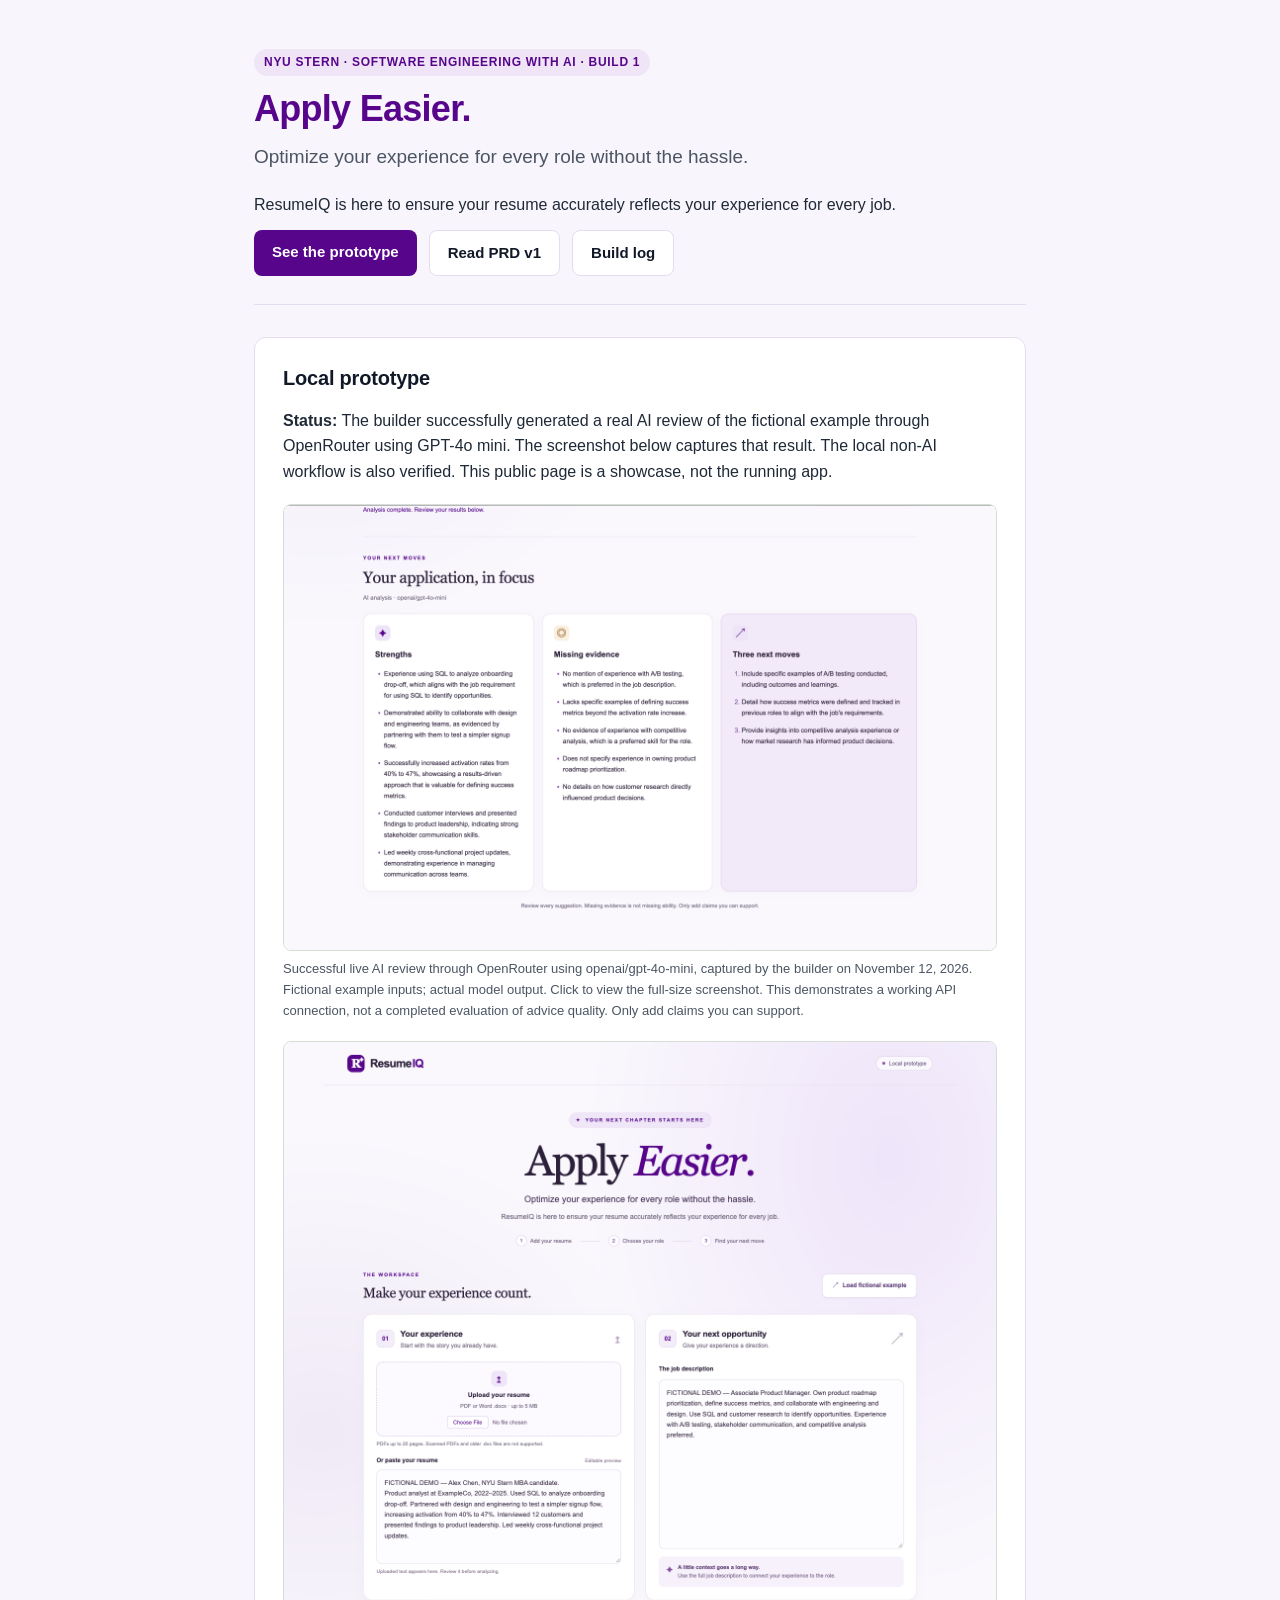
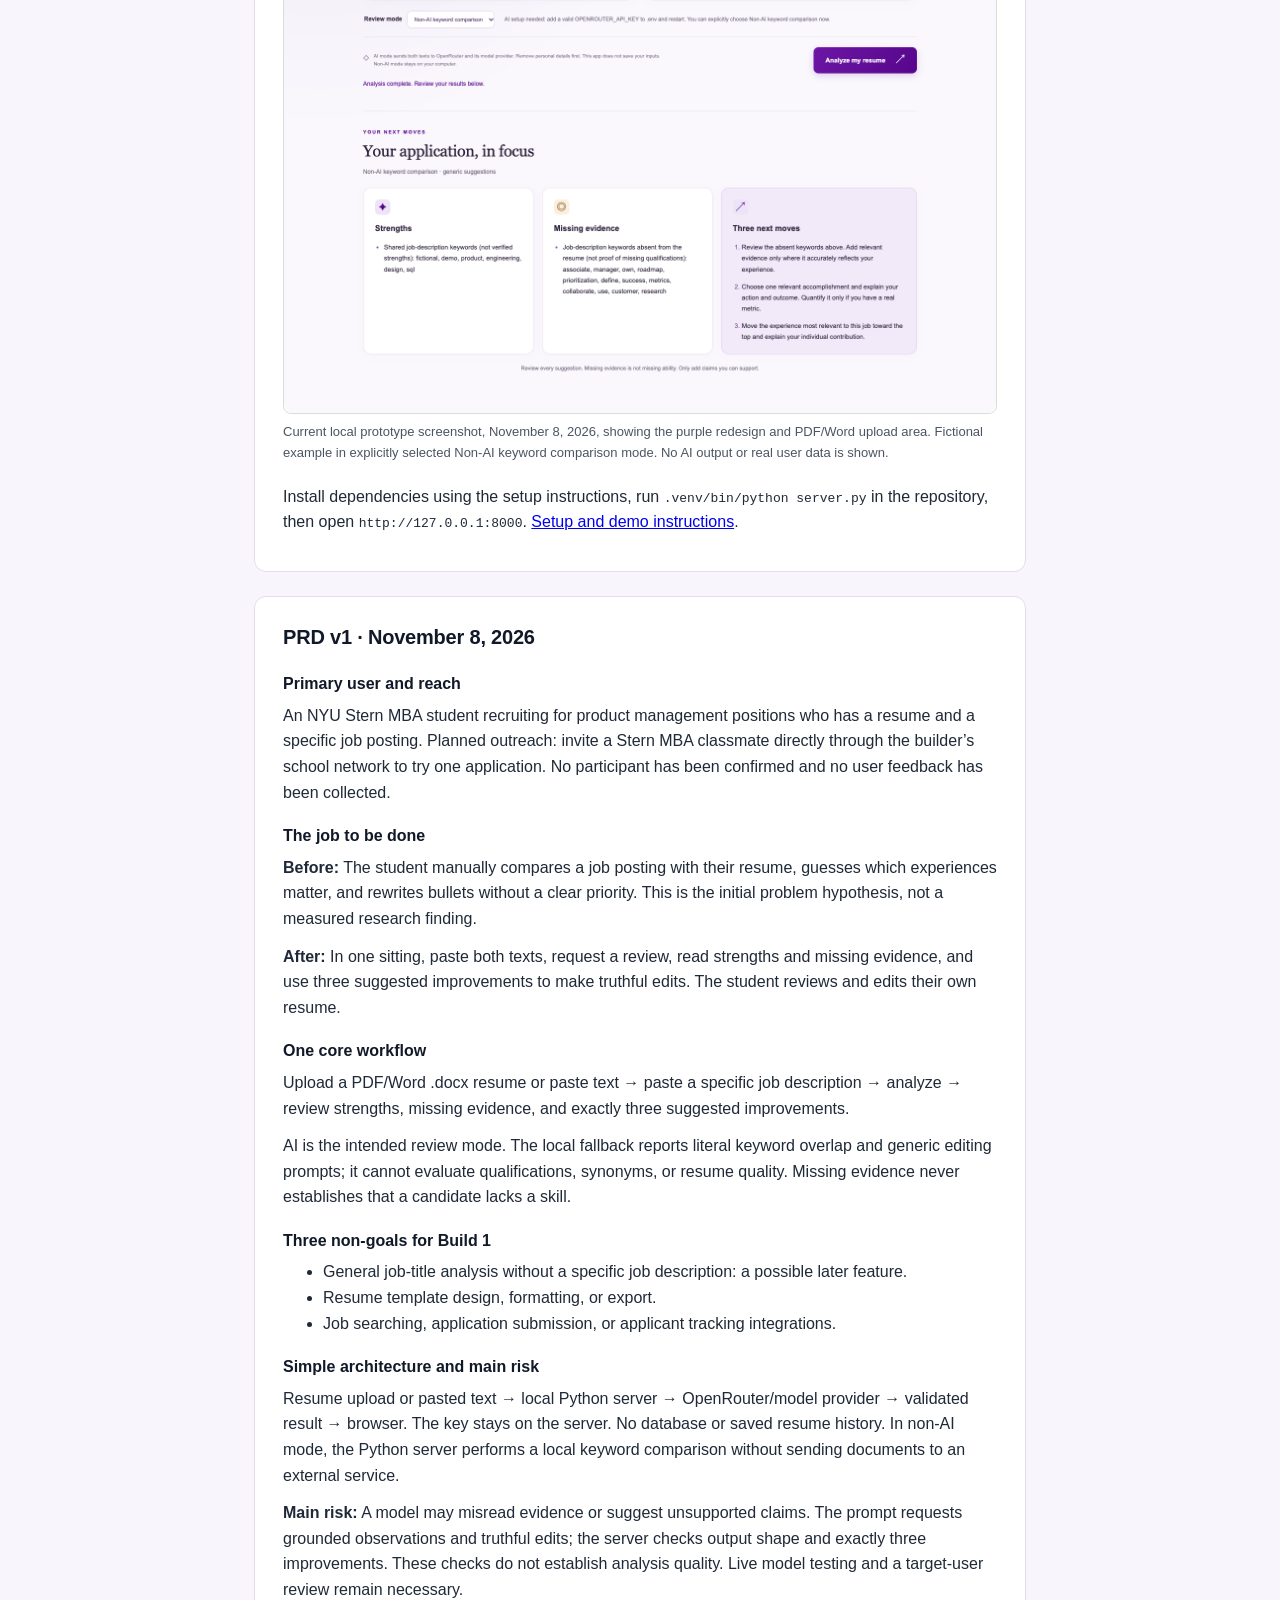
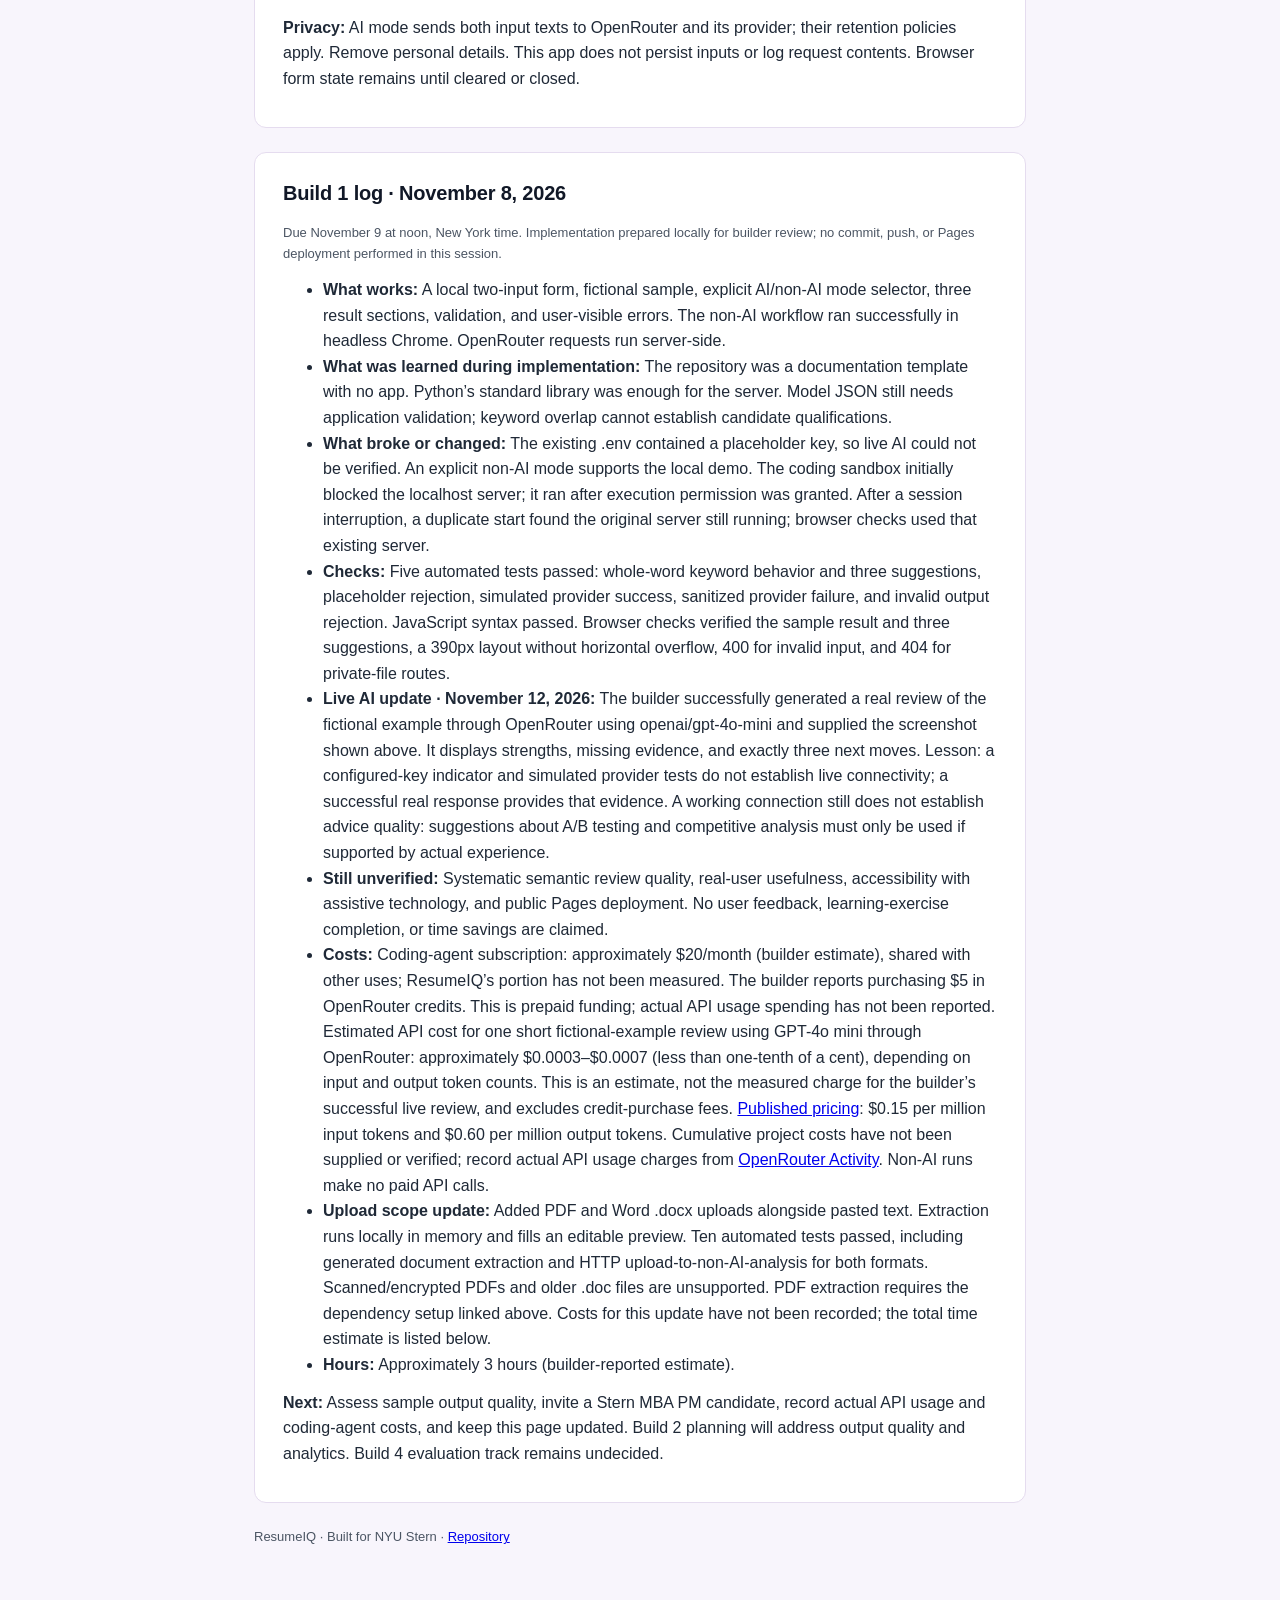
<file: docs/index.html>
<!DOCTYPE html>
<html lang="en">
<head>
  <meta charset="UTF-8" />
  <meta name="viewport" content="width=device-width, initial-scale=1.0" />
  <title>Apply Easier. · ResumeIQ</title>

  <!-- Week 1: create your PostHog account only.
       Build 2: paste your project's current PostHog web snippet here,
       then install analytics in the local app and verify events. -->

  <style>
    :root {
      --bg: #f8f5fc;
      --card: #ffffff;
      --text: #111827;
      --muted: #4b5563;
      --border: #e5dcef;
      --accent: #57068c;
      --tag-bg: #efe5f7;
      --tag-text: #57068c;
    }
    * { box-sizing: border-box; }
    body {
      margin: 0;
      font-family: -apple-system, BlinkMacSystemFont, "DM Sans", "Segoe UI", Roboto, sans-serif;
      background: var(--bg);
      color: var(--text);
      line-height: 1.6;
    }
    .container {
      max-width: 820px;
      margin: 0 auto;
      padding: 48px 24px 80px;
    }
    header {
      border-bottom: 1px solid var(--border);
      padding-bottom: 28px;
      margin-bottom: 32px;
    }
    .eyebrow {
      display: inline-block;
      font-size: 12px;
      font-weight: 600;
      text-transform: uppercase;
      letter-spacing: 0.06em;
      background: var(--tag-bg);
      color: var(--tag-text);
      padding: 4px 10px;
      border-radius: 999px;
      margin-bottom: 12px;
    }
    h1 {
      color: var(--accent);
      font-size: 36px;
      line-height: 1.15;
      margin: 0 0 12px;
      letter-spacing: -0.02em;
    }
    .tagline {
      font-size: 19px;
      color: var(--muted);
      margin: 0 0 20px;
    }
    .cta-row {
      display: flex;
      gap: 12px;
      flex-wrap: wrap;
    }
    .btn {
      display: inline-block;
      padding: 10px 18px;
      border-radius: 8px;
      font-weight: 600;
      font-size: 15px;
      text-decoration: none;
      background: var(--accent);
      color: #fff;
    }
    .btn-secondary {
      background: var(--card);
      color: var(--text);
      border: 1px solid var(--border);
    }
    section {
      background: var(--card);
      border: 1px solid var(--border);
      border-radius: 12px;
      padding: 24px 28px;
      margin-bottom: 24px;
    }
    h2 {
      font-size: 20px;
      margin: 0 0 14px;
      letter-spacing: -0.01em;
    }
    h3 {
      font-size: 16px;
      margin: 18px 0 6px;
    }
    p, ul {
      margin: 0 0 12px;
      color: #1f2937;
    }
    .grid-2 {
      display: grid;
      grid-template-columns: repeat(auto-fit, minmax(240px, 1fr));
      gap: 16px;
    }
    .stat-box {
      border: 1px solid var(--border);
      border-radius: 8px;
      padding: 14px 16px;
      background: var(--bg);
    }
    .stat-label {
      font-size: 12px;
      color: var(--muted);
      text-transform: uppercase;
      letter-spacing: 0.04em;
    }
    .stat-value {
      font-size: 20px;
      font-weight: 700;
      margin-top: 4px;
    }
    .log-entry {
      border-top: 1px solid var(--border);
      padding-top: 16px;
      margin-top: 16px;
    }
    .log-entry:first-of-type {
      border-top: none;
      padding-top: 0;
      margin-top: 0;
    }
    .meta {
      font-size: 13px;
      color: var(--muted);
    }
  </style>
</head>
<body>
  <main class="container">
    <header>
      <span class="eyebrow">NYU Stern · Software Engineering with AI · Build 1</span>
      <h1>Apply Easier.</h1>
      <p class="tagline">Optimize your experience for every role without the hassle.</p>
      <p>ResumeIQ is here to ensure your resume accurately reflects your experience for every job.</p>
      <div class="cta-row"><a class="btn" href="#live-demo">See the prototype</a><a class="btn btn-secondary" href="#prd">Read PRD v1</a><a class="btn btn-secondary" href="#build-log">Build log</a></div>
    </header>
    <section id="live-demo">
      <h2>Local prototype</h2>
      <p><strong>Status:</strong> The builder successfully generated a real AI review of the fictional example through OpenRouter using GPT-4o mini. The screenshot below captures that result. The local non-AI workflow is also verified. This public page is a showcase, not the running app.</p>
      <figure style="margin:20px 0"><a href="assets/ai-review.png"><img src="assets/ai-review.png" width="2880" height="1800" style="width:100%;height:auto;border:1px solid #d7ded5;border-radius:8px" alt="Successful ResumeIQ AI analysis labeled openai/gpt-4o-mini, showing strengths, missing evidence, and three next moves for the fictional example."></a><figcaption class="meta">Successful live AI review through OpenRouter using openai/gpt-4o-mini, captured by the builder on November 12, 2026. Fictional example inputs; actual model output. Click to view the full-size screenshot. This demonstrates a working API connection, not a completed evaluation of advice quality. Only add claims you can support.</figcaption></figure>
      <figure style="margin:20px 0"><a href="assets/prototype.png?v=purple-layout-749d4e6"><img src="assets/prototype.png?v=purple-layout-749d4e6" width="1440" height="1964" style="width:100%;height:auto;border:1px solid #d7ded5;border-radius:8px" alt="Redesigned purple ResumeIQ prototype with the Apply Easier headline, PDF/Word upload area, fictional resume and job description, and three non-AI result cards."></a><figcaption class="meta">Current local prototype screenshot, November 8, 2026, showing the purple redesign and PDF/Word upload area. Fictional example in explicitly selected Non-AI keyword comparison mode. No AI output or real user data is shown.</figcaption></figure>
      <p>Install dependencies using the setup instructions, run <code>.venv/bin/python server.py</code> in the repository, then open <code>http://127.0.0.1:8000</code>. <a href="https://github.com/building-with-ai-f26/mss9540-projectTBD#readme">Setup and demo instructions</a>.</p>
    </section>
    <section id="prd">
      <h2>PRD v1 · November 8, 2026</h2>
      <h3>Primary user and reach</h3>
      <p>An NYU Stern MBA student recruiting for product management positions who has a resume and a specific job posting. Planned outreach: invite a Stern MBA classmate directly through the builder’s school network to try one application. No participant has been confirmed and no user feedback has been collected.</p>
      <h3>The job to be done</h3>
      <p><strong>Before:</strong> The student manually compares a job posting with their resume, guesses which experiences matter, and rewrites bullets without a clear priority. This is the initial problem hypothesis, not a measured research finding.</p>
      <p><strong>After:</strong> In one sitting, paste both texts, request a review, read strengths and missing evidence, and use three suggested improvements to make truthful edits. The student reviews and edits their own resume.</p>
      <h3>One core workflow</h3>
      <p>Upload a PDF/Word .docx resume or paste text → paste a specific job description → analyze → review strengths, missing evidence, and exactly three suggested improvements.</p>
      <p>AI is the intended review mode. The local fallback reports literal keyword overlap and generic editing prompts; it cannot evaluate qualifications, synonyms, or resume quality. Missing evidence never establishes that a candidate lacks a skill.</p>
      <h3>Three non-goals for Build 1</h3>
      <ul><li>General job-title analysis without a specific job description: a possible later feature.</li><li>Resume template design, formatting, or export.</li><li>Job searching, application submission, or applicant tracking integrations.</li></ul>
      <h3>Simple architecture and main risk</h3>
      <p>Resume upload or pasted text → local Python server → OpenRouter/model provider → validated result → browser. The key stays on the server. No database or saved resume history. In non-AI mode, the Python server performs a local keyword comparison without sending documents to an external service.</p>
      <p><strong>Main risk:</strong> A model may misread evidence or suggest unsupported claims. The prompt requests grounded observations and truthful edits; the server checks output shape and exactly three improvements. These checks do not establish analysis quality. Live model testing and a target-user review remain necessary.</p>
      <p><strong>Privacy:</strong> AI mode sends both input texts to OpenRouter and its provider; their retention policies apply. Remove personal details. This app does not persist inputs or log request contents. Browser form state remains until cleared or closed.</p>
    </section>
    <section id="build-log">
      <h2>Build 1 log · November 8, 2026</h2>
      <p class="meta">Due November 9 at noon, New York time. Implementation prepared locally for builder review; no commit, push, or Pages deployment performed in this session.</p>
      <ul>
        <li><strong>What works:</strong> A local two-input form, fictional sample, explicit AI/non-AI mode selector, three result sections, validation, and user-visible errors. The non-AI workflow ran successfully in headless Chrome. OpenRouter requests run server-side.</li>
        <li><strong>What was learned during implementation:</strong> The repository was a documentation template with no app. Python’s standard library was enough for the server. Model JSON still needs application validation; keyword overlap cannot establish candidate qualifications.</li>
        <li><strong>What broke or changed:</strong> The existing .env contained a placeholder key, so live AI could not be verified. An explicit non-AI mode supports the local demo. The coding sandbox initially blocked the localhost server; it ran after execution permission was granted. After a session interruption, a duplicate start found the original server still running; browser checks used that existing server.</li>
        <li><strong>Checks:</strong> Five automated tests passed: whole-word keyword behavior and three suggestions, placeholder rejection, simulated provider success, sanitized provider failure, and invalid output rejection. JavaScript syntax passed. Browser checks verified the sample result and three suggestions, a 390px layout without horizontal overflow, 400 for invalid input, and 404 for private-file routes.</li>
        <li><strong>Live AI update · November 12, 2026:</strong> The builder successfully generated a real review of the fictional example through OpenRouter using openai/gpt-4o-mini and supplied the screenshot shown above. It displays strengths, missing evidence, and exactly three next moves. Lesson: a configured-key indicator and simulated provider tests do not establish live connectivity; a successful real response provides that evidence. A working connection still does not establish advice quality: suggestions about A/B testing and competitive analysis must only be used if supported by actual experience.</li>
        <li><strong>Still unverified:</strong> Systematic semantic review quality, real-user usefulness, accessibility with assistive technology, and public Pages deployment. No user feedback, learning-exercise completion, or time savings are claimed.</li>
        <li><strong>Costs:</strong> Coding-agent subscription: approximately $20/month (builder estimate), shared with other uses; ResumeIQ’s portion has not been measured. The builder reports purchasing $5 in OpenRouter credits. This is prepaid funding; actual API usage spending has not been reported. Estimated API cost for one short fictional-example review using GPT-4o mini through OpenRouter: approximately $0.0003–$0.0007 (less than one-tenth of a cent), depending on input and output token counts. This is an estimate, not the measured charge for the builder’s successful live review, and excludes credit-purchase fees. <a href="https://openrouter.ai/openai/gpt-4o-mini/providers">Published pricing</a>: $0.15 per million input tokens and $0.60 per million output tokens. Cumulative project costs have not been supplied or verified; record actual API usage charges from <a href="https://openrouter.ai/activity">OpenRouter Activity</a>. Non-AI runs make no paid API calls.</li>
        <li><strong>Upload scope update:</strong> Added PDF and Word .docx uploads alongside pasted text. Extraction runs locally in memory and fills an editable preview. Ten automated tests passed, including generated document extraction and HTTP upload-to-non-AI-analysis for both formats. Scanned/encrypted PDFs and older .doc files are unsupported. PDF extraction requires the dependency setup linked above. Costs for this update have not been recorded; the total time estimate is listed below.</li>
        <li><strong>Hours:</strong> Approximately 3 hours (builder-reported estimate).</li>
      </ul>
      <p><strong>Next:</strong> Assess sample output quality, invite a Stern MBA PM candidate, record actual API usage and coding-agent costs, and keep this page updated. Build 2 planning will address output quality and analytics. Build 4 evaluation track remains undecided.</p>
    </section>
    <footer class="meta">ResumeIQ · Built for NYU Stern · <a href="https://github.com/building-with-ai-f26/mss9540-projectTBD">Repository</a></footer>
  </main>
</body>
</html>
</file>
